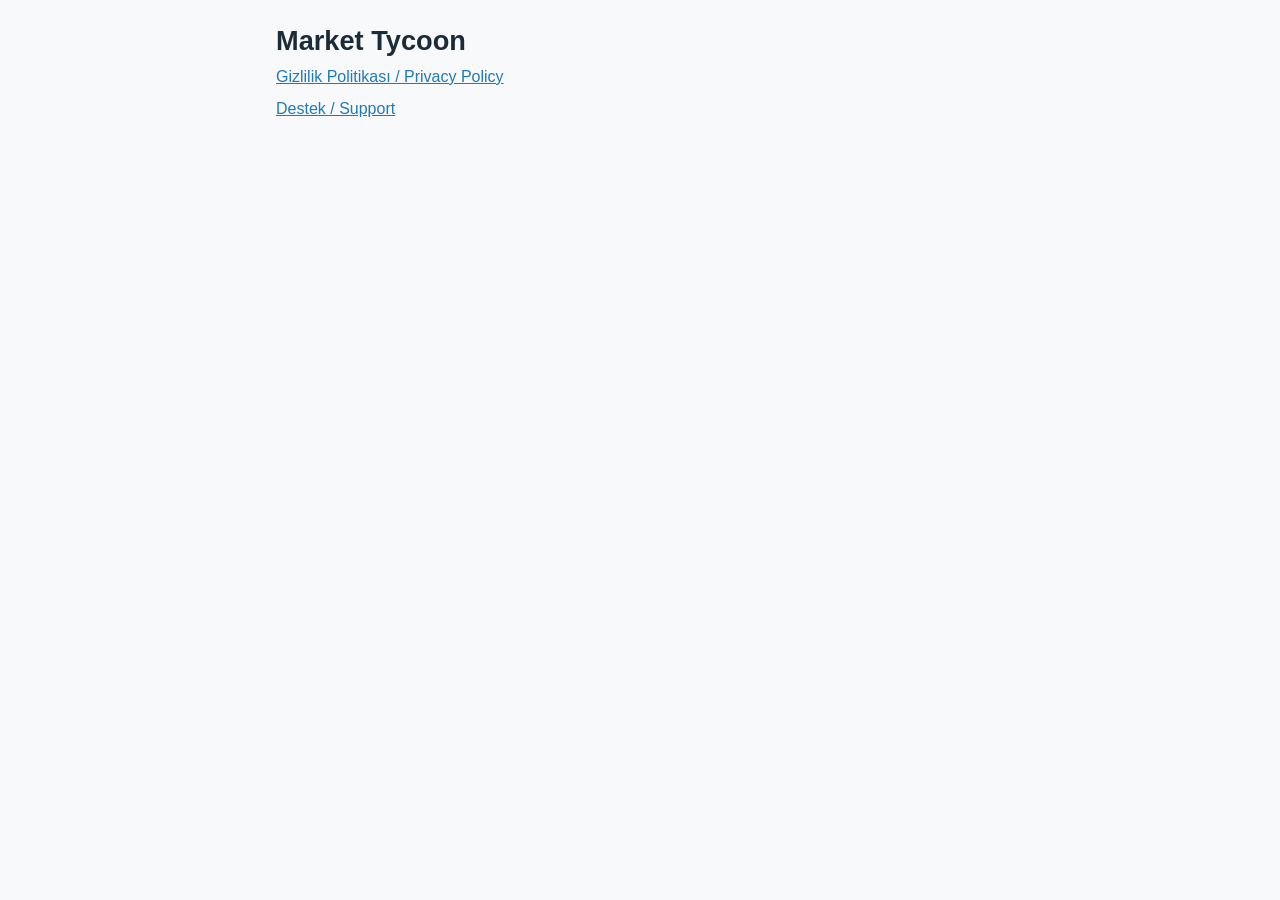
<file: index.html>
<!doctype html>
<html lang="tr">
<head>
<meta charset="utf-8">
<meta name="viewport" content="width=device-width, initial-scale=1">
<title>Market Tycoon</title>
<link rel="stylesheet" href="stil.css">
</head>
<body>
<main>
  <h1>Market Tycoon</h1>
  <p><a href="gizlilik.html">Gizlilik Politikası / Privacy Policy</a></p>
  <p><a href="destek.html">Destek / Support</a></p>
</main>
</body>
</html>
</file>
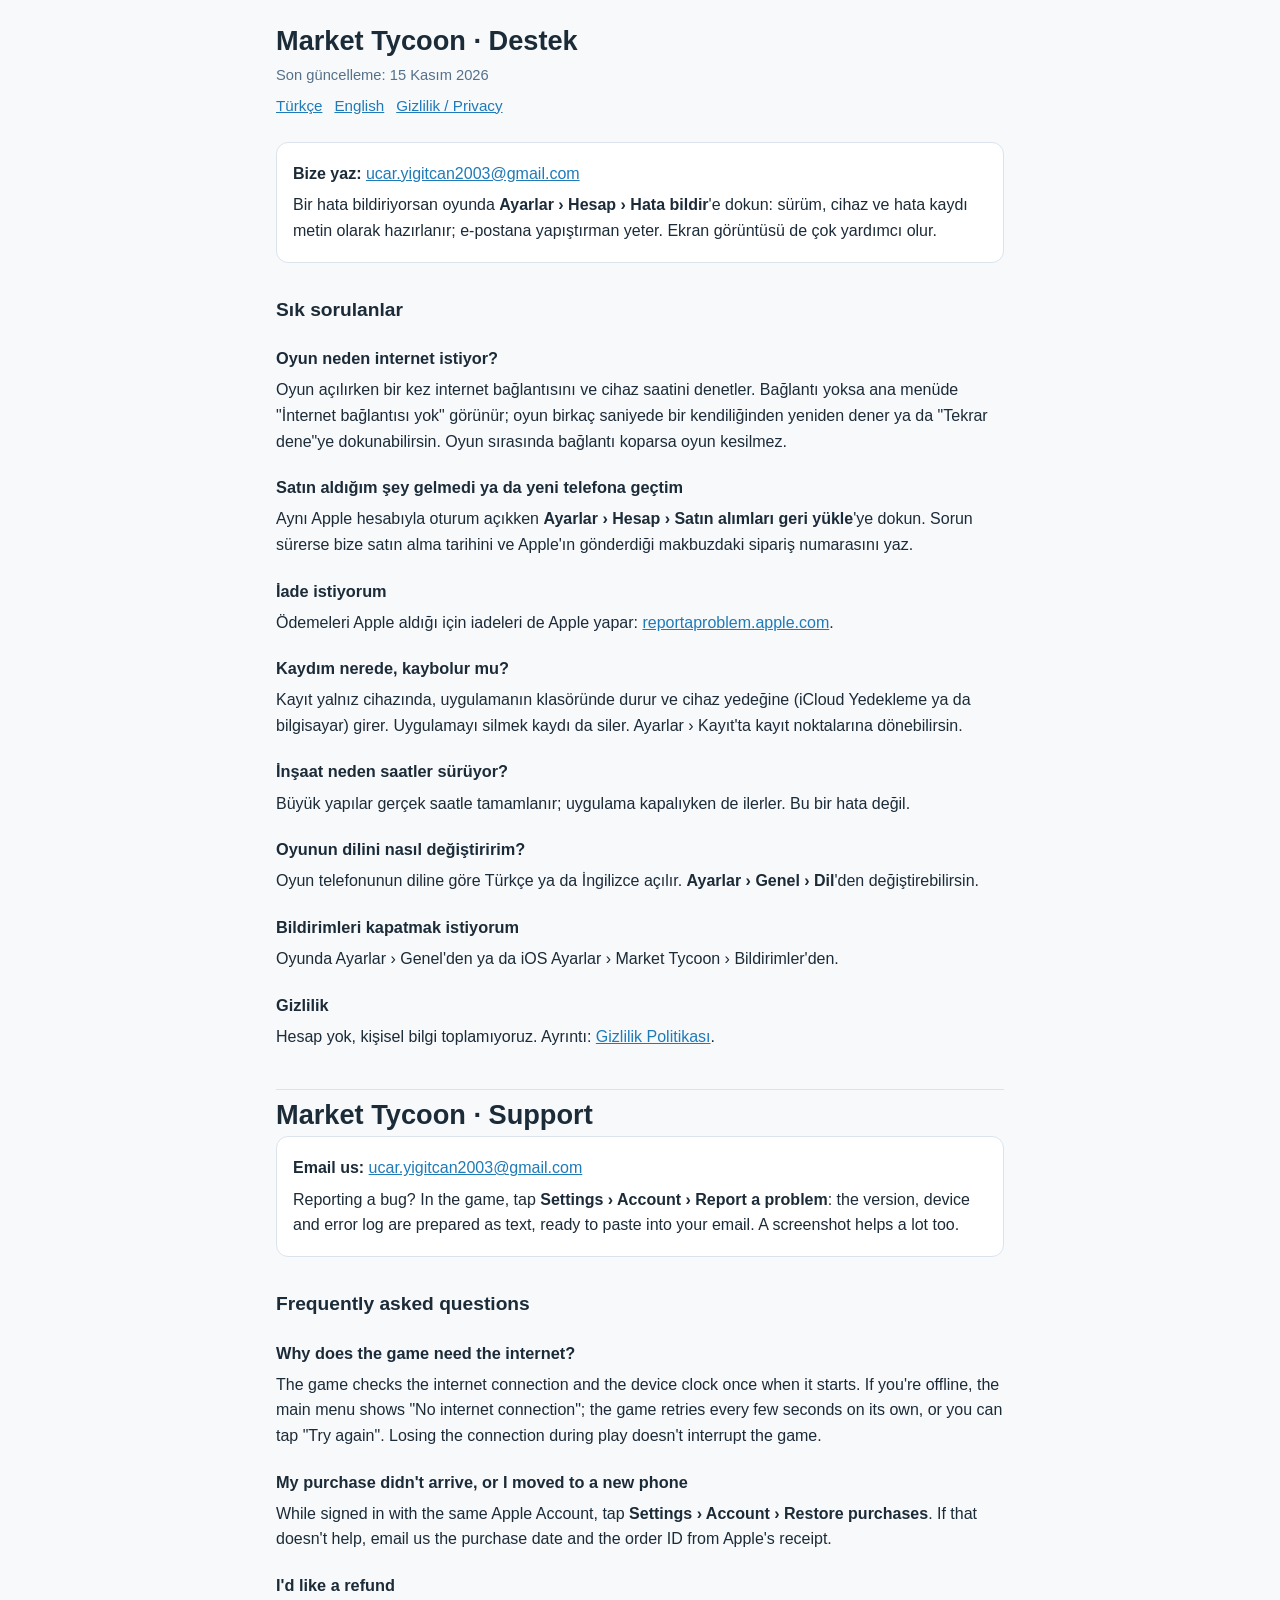
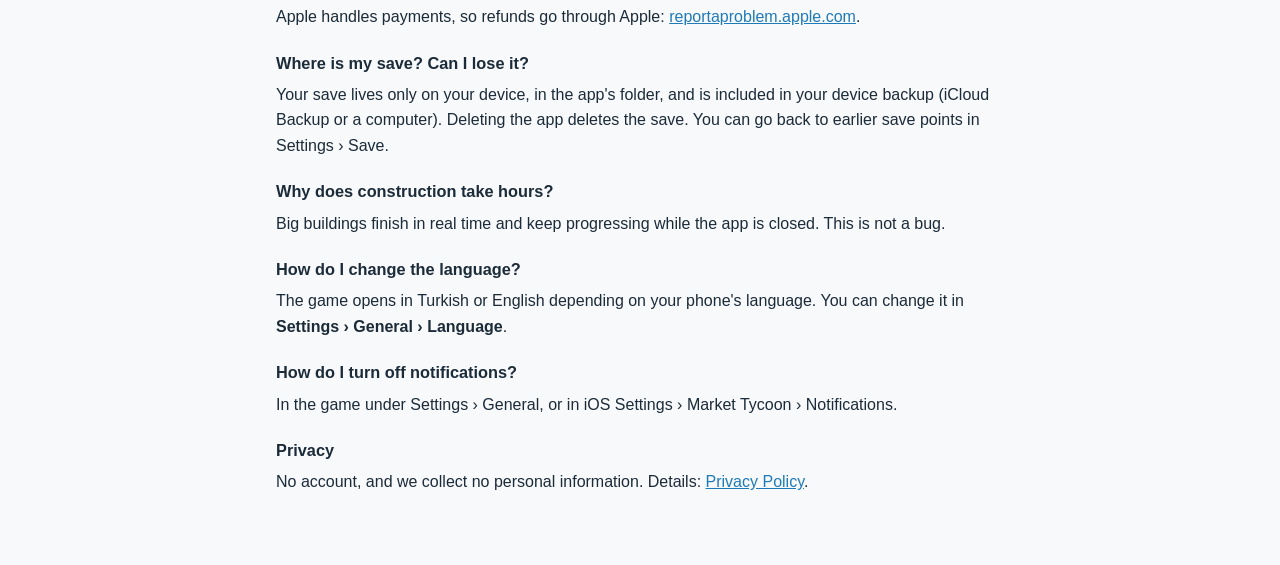
<file: destek.html>
<!doctype html>
<html lang="tr">
<head>
<meta charset="utf-8">
<meta name="viewport" content="width=device-width, initial-scale=1">
<meta name="robots" content="index, follow">
<title>Market Tycoon · Destek / Support</title>
<link rel="stylesheet" href="stil.css">
</head>
<body>
<main>
<header>
  <h1>Market Tycoon · Destek</h1>
  <p class="tarih">Son güncelleme: 15 Kasım 2026</p>
  <p class="dil"><a href="#tr">Türkçe</a> <a href="#en">English</a> <a href="gizlilik.html">Gizlilik / Privacy</a></p>
</header>

<section id="tr" lang="tr">
  <div class="ozet">
    <p><strong>Bize yaz:</strong> <a href="mailto:ucar.yigitcan2003@gmail.com">ucar.yigitcan2003@gmail.com</a></p>
    <p>Bir hata bildiriyorsan oyunda <strong>Ayarlar › Hesap › Hata bildir</strong>'e dokun: sürüm, cihaz ve hata kaydı
      metin olarak hazırlanır; e-postana yapıştırman yeter. Ekran görüntüsü de çok yardımcı olur.</p>
  </div>

  <h2>Sık sorulanlar</h2>

  <h3>Oyun neden internet istiyor?</h3>
  <p>Oyun açılırken bir kez internet bağlantısını ve cihaz saatini denetler. Bağlantı yoksa ana menüde "İnternet
    bağlantısı yok" görünür; oyun birkaç saniyede bir kendiliğinden yeniden dener ya da "Tekrar dene"ye dokunabilirsin.
    Oyun sırasında bağlantı koparsa oyun kesilmez.</p>

  <h3>Satın aldığım şey gelmedi ya da yeni telefona geçtim</h3>
  <p>Aynı Apple hesabıyla oturum açıkken <strong>Ayarlar › Hesap › Satın alımları geri yükle</strong>'ye dokun. Sorun
    sürerse bize satın alma tarihini ve Apple'ın gönderdiği makbuzdaki sipariş numarasını yaz.</p>

  <h3>İade istiyorum</h3>
  <p>Ödemeleri Apple aldığı için iadeleri de Apple yapar:
    <a href="https://reportaproblem.apple.com">reportaproblem.apple.com</a>.</p>

  <h3>Kaydım nerede, kaybolur mu?</h3>
  <p>Kayıt yalnız cihazında, uygulamanın klasöründe durur ve cihaz yedeğine (iCloud Yedekleme ya da bilgisayar) girer.
    Uygulamayı silmek kaydı da siler. Ayarlar › Kayıt'ta kayıt noktalarına dönebilirsin.</p>

  <h3>İnşaat neden saatler sürüyor?</h3>
  <p>Büyük yapılar gerçek saatle tamamlanır; uygulama kapalıyken de ilerler. Bu bir hata değil.</p>

  <h3>Oyunun dilini nasıl değiştiririm?</h3>
  <p>Oyun telefonunun diline göre Türkçe ya da İngilizce açılır. <strong>Ayarlar › Genel › Dil</strong>'den
    değiştirebilirsin.</p>

  <h3>Bildirimleri kapatmak istiyorum</h3>
  <p>Oyunda Ayarlar › Genel'den ya da iOS Ayarlar › Market Tycoon › Bildirimler'den.</p>

  <h3>Gizlilik</h3>
  <p>Hesap yok, kişisel bilgi toplamıyoruz. Ayrıntı: <a href="gizlilik.html">Gizlilik Politikası</a>.</p>
</section>

<section id="en" lang="en" class="dil-blok">
  <h1>Market Tycoon · Support</h1>
  <div class="ozet">
    <p><strong>Email us:</strong> <a href="mailto:ucar.yigitcan2003@gmail.com">ucar.yigitcan2003@gmail.com</a></p>
    <p>Reporting a bug? In the game, tap <strong>Settings › Account › Report a problem</strong>: the version, device and
      error log are prepared as text, ready to paste into your email. A screenshot helps a lot too.</p>
  </div>

  <h2>Frequently asked questions</h2>

  <h3>Why does the game need the internet?</h3>
  <p>The game checks the internet connection and the device clock once when it starts. If you're offline, the main
    menu shows "No internet connection"; the game retries every few seconds on its own, or you can tap "Try again".
    Losing the connection during play doesn't interrupt the game.</p>

  <h3>My purchase didn't arrive, or I moved to a new phone</h3>
  <p>While signed in with the same Apple Account, tap <strong>Settings › Account › Restore purchases</strong>. If that
    doesn't help, email us the purchase date and the order ID from Apple's receipt.</p>

  <h3>I'd like a refund</h3>
  <p>Apple handles payments, so refunds go through Apple:
    <a href="https://reportaproblem.apple.com">reportaproblem.apple.com</a>.</p>

  <h3>Where is my save? Can I lose it?</h3>
  <p>Your save lives only on your device, in the app's folder, and is included in your device backup (iCloud Backup or
    a computer). Deleting the app deletes the save. You can go back to earlier save points in Settings › Save.</p>

  <h3>Why does construction take hours?</h3>
  <p>Big buildings finish in real time and keep progressing while the app is closed. This is not a bug.</p>

  <h3>How do I change the language?</h3>
  <p>The game opens in Turkish or English depending on your phone's language. You can change it in
    <strong>Settings › General › Language</strong>.</p>

  <h3>How do I turn off notifications?</h3>
  <p>In the game under Settings › General, or in iOS Settings › Market Tycoon › Notifications.</p>

  <h3>Privacy</h3>
  <p>No account, and we collect no personal information. Details: <a href="gizlilik.html">Privacy Policy</a>.</p>
</section>
</main>
</body>
</html>
</file>
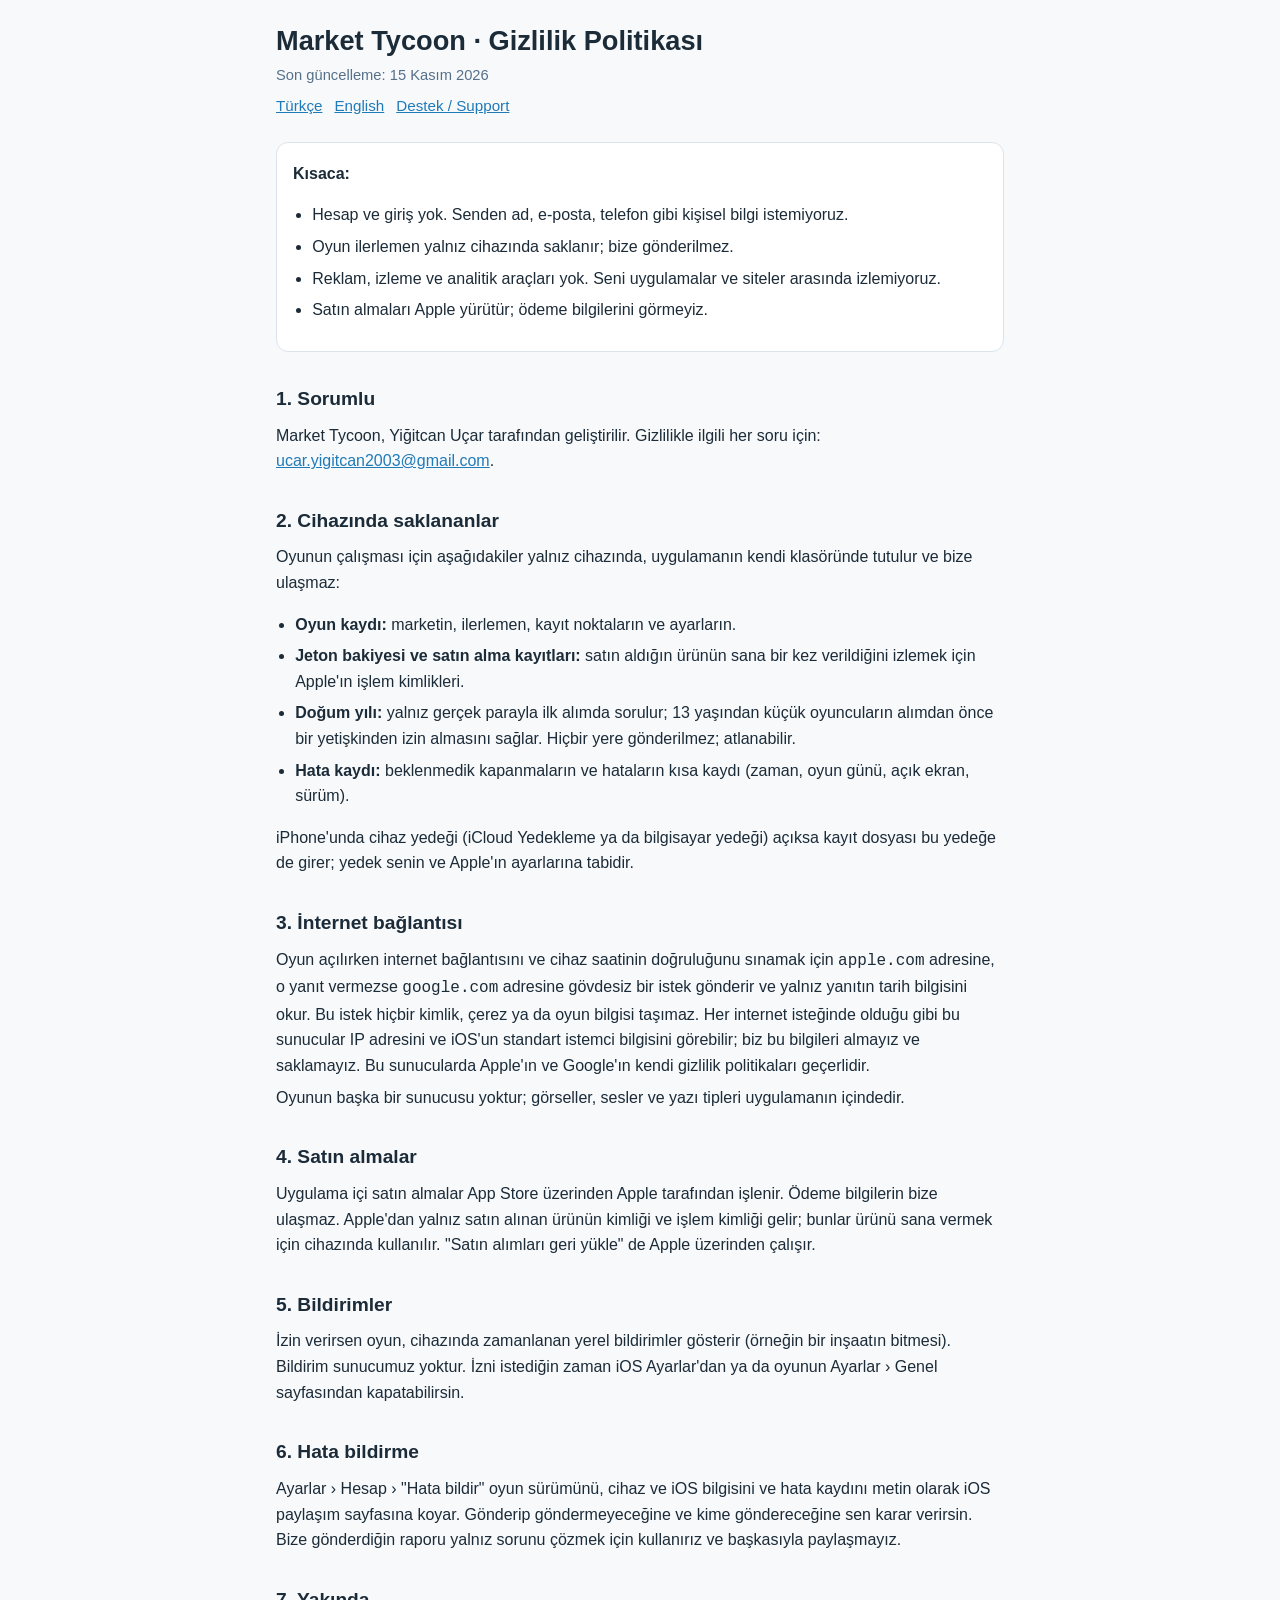
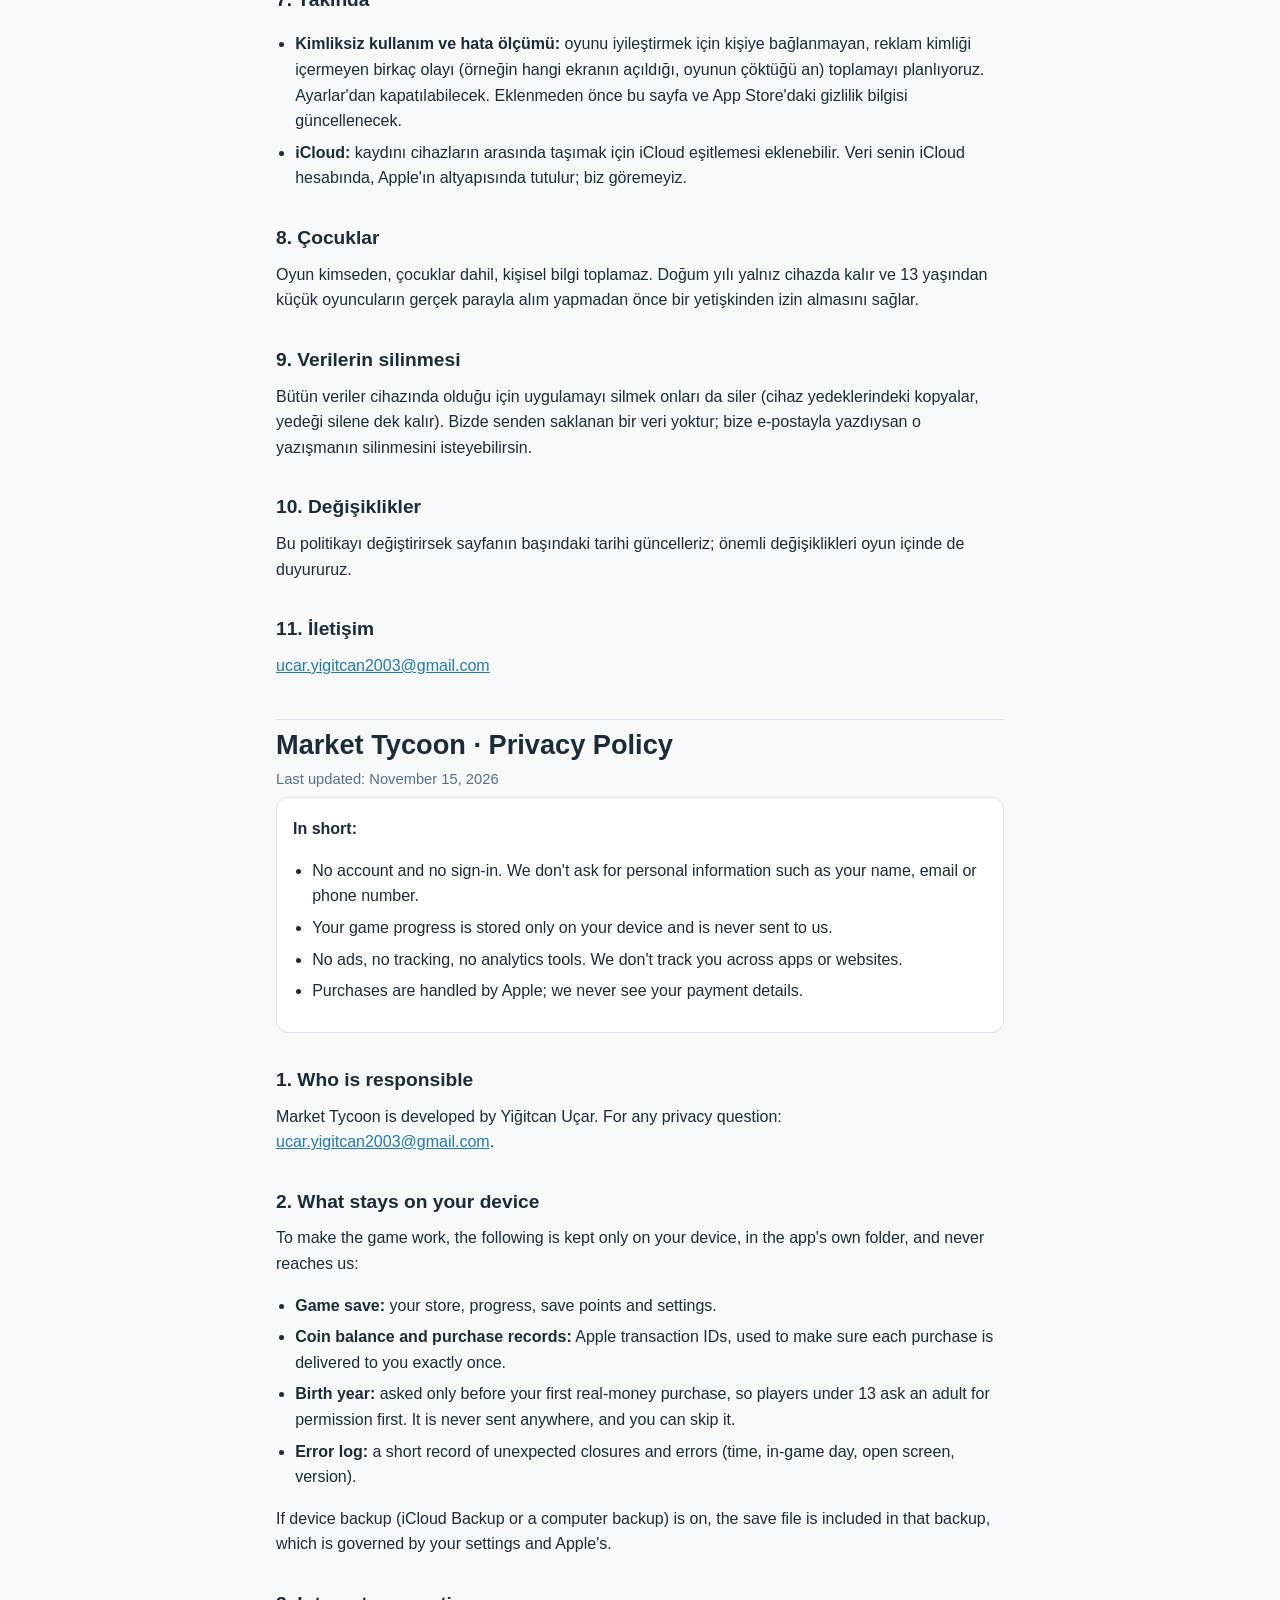
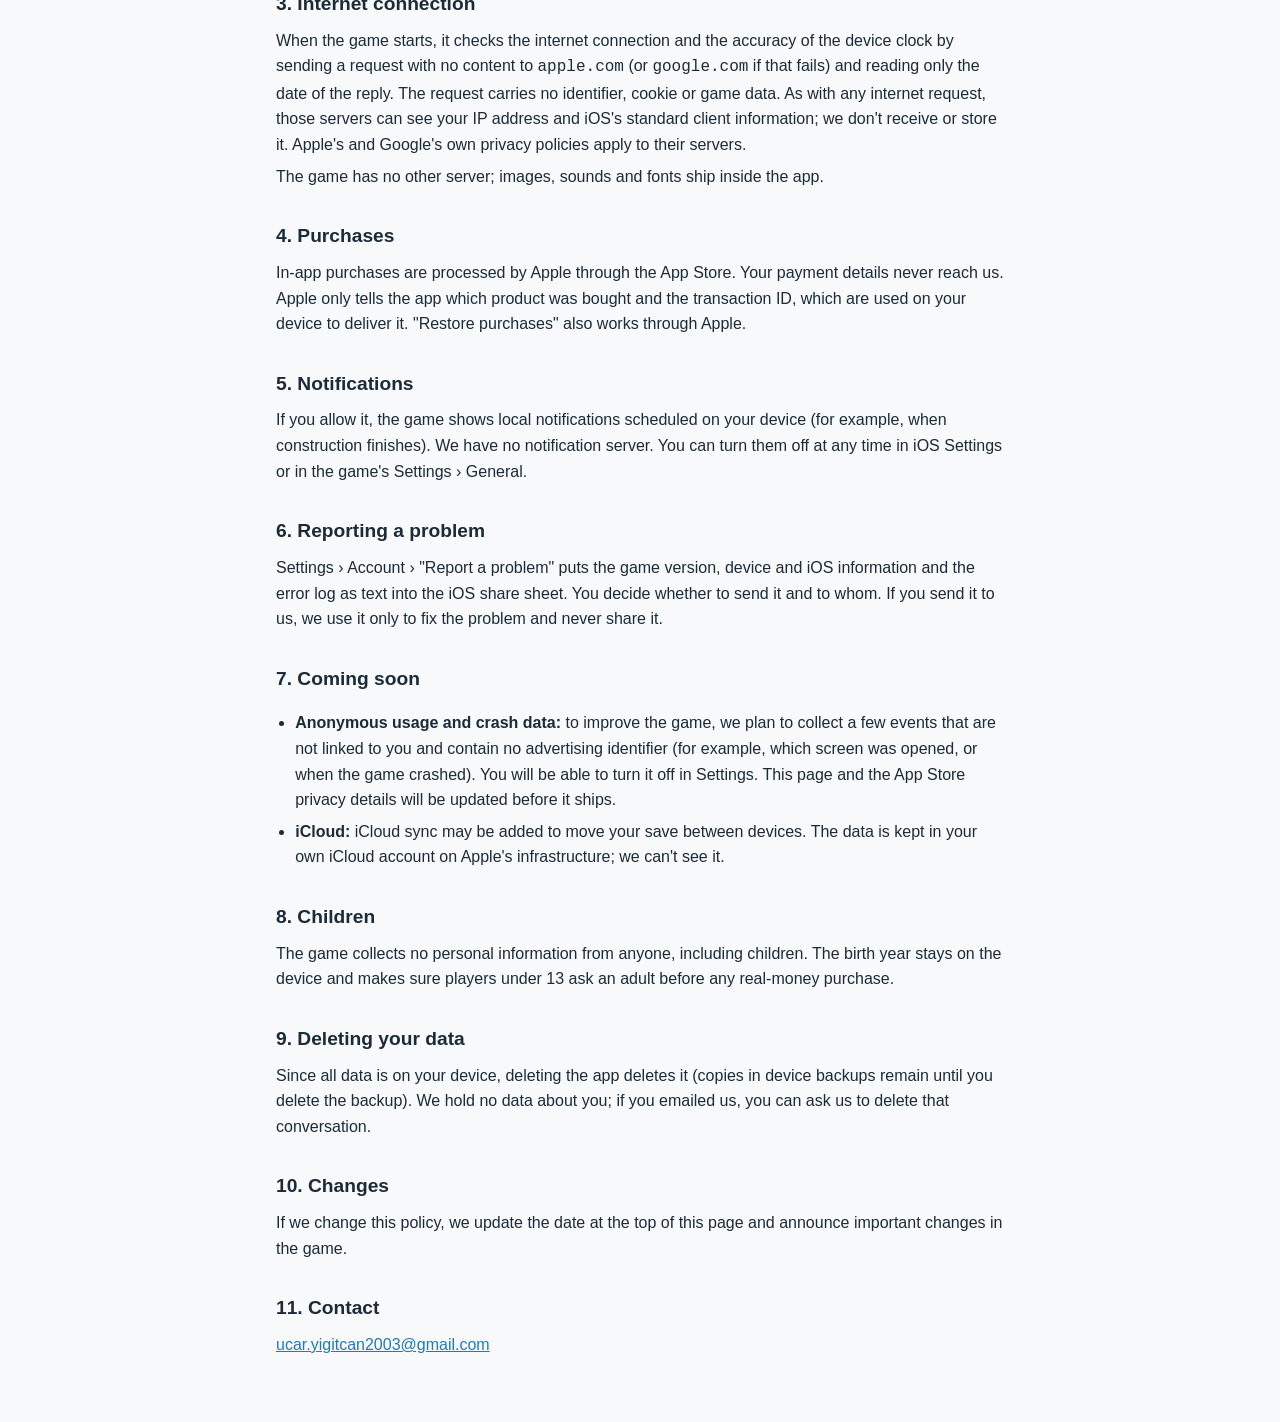
<file: gizlilik.html>
<!doctype html>
<html lang="tr">
<head>
<meta charset="utf-8">
<meta name="viewport" content="width=device-width, initial-scale=1">
<meta name="robots" content="index, follow">
<title>Market Tycoon · Gizlilik Politikası / Privacy Policy</title>
<link rel="stylesheet" href="stil.css">
</head>
<body>
<main>
<header>
  <h1>Market Tycoon · Gizlilik Politikası</h1>
  <p class="tarih">Son güncelleme: 15 Kasım 2026</p>
  <p class="dil"><a href="#tr">Türkçe</a> <a href="#en">English</a> <a href="destek.html">Destek / Support</a></p>
</header>

<section id="tr" lang="tr">
  <div class="ozet">
    <p><strong>Kısaca:</strong></p>
    <ul>
      <li>Hesap ve giriş yok. Senden ad, e-posta, telefon gibi kişisel bilgi istemiyoruz.</li>
      <li>Oyun ilerlemen yalnız cihazında saklanır; bize gönderilmez.</li>
      <li>Reklam, izleme ve analitik araçları yok. Seni uygulamalar ve siteler arasında izlemiyoruz.</li>
      <li>Satın almaları Apple yürütür; ödeme bilgilerini görmeyiz.</li>
    </ul>
  </div>

  <h2>1. Sorumlu</h2>
  <p>Market Tycoon, Yiğitcan Uçar tarafından geliştirilir. Gizlilikle ilgili her soru için:
    <a href="mailto:ucar.yigitcan2003@gmail.com">ucar.yigitcan2003@gmail.com</a>.</p>

  <h2>2. Cihazında saklananlar</h2>
  <p>Oyunun çalışması için aşağıdakiler yalnız cihazında, uygulamanın kendi klasöründe tutulur ve bize ulaşmaz:</p>
  <ul>
    <li><strong>Oyun kaydı:</strong> marketin, ilerlemen, kayıt noktaların ve ayarların.</li>
    <li><strong>Jeton bakiyesi ve satın alma kayıtları:</strong> satın aldığın ürünün sana bir kez verildiğini izlemek için
      Apple'ın işlem kimlikleri.</li>
    <li><strong>Doğum yılı:</strong> yalnız gerçek parayla ilk alımda sorulur; 13 yaşından küçük oyuncuların alımdan önce
      bir yetişkinden izin almasını sağlar. Hiçbir yere gönderilmez; atlanabilir.</li>
    <li><strong>Hata kaydı:</strong> beklenmedik kapanmaların ve hataların kısa kaydı (zaman, oyun günü, açık ekran, sürüm).</li>
  </ul>
  <p>iPhone'unda cihaz yedeği (iCloud Yedekleme ya da bilgisayar yedeği) açıksa kayıt dosyası bu yedeğe de girer; yedek
    senin ve Apple'ın ayarlarına tabidir.</p>

  <h2>3. İnternet bağlantısı</h2>
  <p>Oyun açılırken internet bağlantısını ve cihaz saatinin doğruluğunu sınamak için <code>apple.com</code> adresine, o
    yanıt vermezse <code>google.com</code> adresine gövdesiz bir istek gönderir ve yalnız yanıtın tarih bilgisini okur. Bu
    istek hiçbir kimlik, çerez ya da oyun bilgisi taşımaz. Her internet isteğinde olduğu gibi bu sunucular IP adresini ve
    iOS'un standart istemci bilgisini görebilir; biz bu bilgileri almayız ve saklamayız. Bu sunucularda Apple'ın ve
    Google'ın kendi gizlilik politikaları geçerlidir.</p>
  <p>Oyunun başka bir sunucusu yoktur; görseller, sesler ve yazı tipleri uygulamanın içindedir.</p>

  <h2>4. Satın almalar</h2>
  <p>Uygulama içi satın almalar App Store üzerinden Apple tarafından işlenir. Ödeme bilgilerin bize ulaşmaz. Apple'dan
    yalnız satın alınan ürünün kimliği ve işlem kimliği gelir; bunlar ürünü sana vermek için cihazında kullanılır.
    "Satın alımları geri yükle" de Apple üzerinden çalışır.</p>

  <h2>5. Bildirimler</h2>
  <p>İzin verirsen oyun, cihazında zamanlanan yerel bildirimler gösterir (örneğin bir inşaatın bitmesi). Bildirim
    sunucumuz yoktur. İzni istediğin zaman iOS Ayarlar'dan ya da oyunun Ayarlar › Genel sayfasından kapatabilirsin.</p>

  <h2>6. Hata bildirme</h2>
  <p>Ayarlar › Hesap › "Hata bildir" oyun sürümünü, cihaz ve iOS bilgisini ve hata kaydını metin olarak iOS paylaşım
    sayfasına koyar. Gönderip göndermeyeceğine ve kime göndereceğine sen karar verirsin. Bize gönderdiğin raporu yalnız
    sorunu çözmek için kullanırız ve başkasıyla paylaşmayız.</p>

  <h2>7. Yakında</h2>
  <ul>
    <li><strong>Kimliksiz kullanım ve hata ölçümü:</strong> oyunu iyileştirmek için kişiye bağlanmayan, reklam kimliği
      içermeyen birkaç olayı (örneğin hangi ekranın açıldığı, oyunun çöktüğü an) toplamayı planlıyoruz. Ayarlar'dan
      kapatılabilecek. Eklenmeden önce bu sayfa ve App Store'daki gizlilik bilgisi güncellenecek.</li>
    <li><strong>iCloud:</strong> kaydını cihazların arasında taşımak için iCloud eşitlemesi eklenebilir. Veri senin iCloud
      hesabında, Apple'ın altyapısında tutulur; biz göremeyiz.</li>
  </ul>

  <h2>8. Çocuklar</h2>
  <p>Oyun kimseden, çocuklar dahil, kişisel bilgi toplamaz. Doğum yılı yalnız cihazda kalır ve 13 yaşından küçük
    oyuncuların gerçek parayla alım yapmadan önce bir yetişkinden izin almasını sağlar.</p>

  <h2>9. Verilerin silinmesi</h2>
  <p>Bütün veriler cihazında olduğu için uygulamayı silmek onları da siler (cihaz yedeklerindeki kopyalar, yedeği
    silene dek kalır). Bizde senden saklanan bir veri yoktur; bize e-postayla yazdıysan o yazışmanın silinmesini
    isteyebilirsin.</p>

  <h2>10. Değişiklikler</h2>
  <p>Bu politikayı değiştirirsek sayfanın başındaki tarihi güncelleriz; önemli değişiklikleri oyun içinde de duyururuz.</p>

  <h2>11. İletişim</h2>
  <p><a href="mailto:ucar.yigitcan2003@gmail.com">ucar.yigitcan2003@gmail.com</a></p>
</section>

<section id="en" lang="en" class="dil-blok">
  <h1>Market Tycoon · Privacy Policy</h1>
  <p class="tarih">Last updated: November 15, 2026</p>
  <div class="ozet">
    <p><strong>In short:</strong></p>
    <ul>
      <li>No account and no sign-in. We don't ask for personal information such as your name, email or phone number.</li>
      <li>Your game progress is stored only on your device and is never sent to us.</li>
      <li>No ads, no tracking, no analytics tools. We don't track you across apps or websites.</li>
      <li>Purchases are handled by Apple; we never see your payment details.</li>
    </ul>
  </div>

  <h2>1. Who is responsible</h2>
  <p>Market Tycoon is developed by Yiğitcan Uçar. For any privacy question:
    <a href="mailto:ucar.yigitcan2003@gmail.com">ucar.yigitcan2003@gmail.com</a>.</p>

  <h2>2. What stays on your device</h2>
  <p>To make the game work, the following is kept only on your device, in the app's own folder, and never reaches us:</p>
  <ul>
    <li><strong>Game save:</strong> your store, progress, save points and settings.</li>
    <li><strong>Coin balance and purchase records:</strong> Apple transaction IDs, used to make sure each purchase is
      delivered to you exactly once.</li>
    <li><strong>Birth year:</strong> asked only before your first real-money purchase, so players under 13 ask an adult
      for permission first. It is never sent anywhere, and you can skip it.</li>
    <li><strong>Error log:</strong> a short record of unexpected closures and errors (time, in-game day, open screen,
      version).</li>
  </ul>
  <p>If device backup (iCloud Backup or a computer backup) is on, the save file is included in that backup, which is
    governed by your settings and Apple's.</p>

  <h2>3. Internet connection</h2>
  <p>When the game starts, it checks the internet connection and the accuracy of the device clock by sending a request
    with no content to <code>apple.com</code> (or <code>google.com</code> if that fails) and reading only the date of the
    reply. The request carries no identifier, cookie or game data. As with any internet request, those servers can see
    your IP address and iOS's standard client information; we don't receive or store it. Apple's and Google's own
    privacy policies apply to their servers.</p>
  <p>The game has no other server; images, sounds and fonts ship inside the app.</p>

  <h2>4. Purchases</h2>
  <p>In-app purchases are processed by Apple through the App Store. Your payment details never reach us. Apple only
    tells the app which product was bought and the transaction ID, which are used on your device to deliver it.
    "Restore purchases" also works through Apple.</p>

  <h2>5. Notifications</h2>
  <p>If you allow it, the game shows local notifications scheduled on your device (for example, when construction
    finishes). We have no notification server. You can turn them off at any time in iOS Settings or in the game's
    Settings › General.</p>

  <h2>6. Reporting a problem</h2>
  <p>Settings › Account › "Report a problem" puts the game version, device and iOS information and the error log as text
    into the iOS share sheet. You decide whether to send it and to whom. If you send it to us, we use it only to fix the
    problem and never share it.</p>

  <h2>7. Coming soon</h2>
  <ul>
    <li><strong>Anonymous usage and crash data:</strong> to improve the game, we plan to collect a few events that are
      not linked to you and contain no advertising identifier (for example, which screen was opened, or when the game
      crashed). You will be able to turn it off in Settings. This page and the App Store privacy details will be updated
      before it ships.</li>
    <li><strong>iCloud:</strong> iCloud sync may be added to move your save between devices. The data is kept in your own
      iCloud account on Apple's infrastructure; we can't see it.</li>
  </ul>

  <h2>8. Children</h2>
  <p>The game collects no personal information from anyone, including children. The birth year stays on the device and
    makes sure players under 13 ask an adult before any real-money purchase.</p>

  <h2>9. Deleting your data</h2>
  <p>Since all data is on your device, deleting the app deletes it (copies in device backups remain until you delete
    the backup). We hold no data about you; if you emailed us, you can ask us to delete that conversation.</p>

  <h2>10. Changes</h2>
  <p>If we change this policy, we update the date at the top of this page and announce important changes in the game.</p>

  <h2>11. Contact</h2>
  <p><a href="mailto:ucar.yigitcan2003@gmail.com">ucar.yigitcan2003@gmail.com</a></p>
</section>
</main>
</body>
</html>
</file>
<file: stil.css>
/* docs/yasal — gizlilik ve destek sayfalarının ortak stili. Dış kaynak yok (yazı tipi, betik, izleyici): sayfa
   kendisi de "veri toplanmıyor" desin. Açık ve koyu tema sistem ayarından. */
:root {
  color-scheme: light dark;
  --zemin: #f7f9fb;
  --kart: #ffffff;
  --yazi: #1c2b38;
  --soluk: #56708a;
  --vurgu: #1f7ab8;
  --cizgi: #dbe4ec;
  --isaret: #fff3c4;
}
@media (prefers-color-scheme: dark) {
  :root {
    --zemin: #0f161d;
    --kart: #17212b;
    --yazi: #e4ecf2;
    --soluk: #9fb3c4;
    --vurgu: #6cb8ee;
    --cizgi: #2a3846;
    --isaret: #4a3d0a;
  }
}
* { box-sizing: border-box; }
body {
  margin: 0;
  background: var(--zemin);
  color: var(--yazi);
  font: 16px/1.6 -apple-system, BlinkMacSystemFont, 'Segoe UI', Roboto, Helvetica, Arial, sans-serif;
}
main { max-width: 760px; margin: 0 auto; padding: 24px 16px 64px; }
header { margin-bottom: 24px; }
h1 { font-size: 1.7rem; line-height: 1.25; margin: 0 0 4px; }
h2 { font-size: 1.2rem; margin: 32px 0 8px; }
h3 { font-size: 1.02rem; margin: 20px 0 4px; }
p, li { margin: 6px 0; }
ul { padding-left: 1.2em; }
a { color: var(--vurgu); }
.dil { display: flex; gap: 12px; font-size: 0.95rem; }
.tarih { color: var(--soluk); font-size: 0.92rem; }
.ozet { background: var(--kart); border: 1px solid var(--cizgi); border-radius: 12px; padding: 12px 16px; }
section.dil-blok { border-top: 1px solid var(--cizgi); margin-top: 40px; padding-top: 8px; }
/* Yayından önce doldurulacak yer tutucular göze batsın. */
.yt { background: var(--isaret); border-radius: 4px; padding: 0 4px; font-weight: 600; }
</file>
